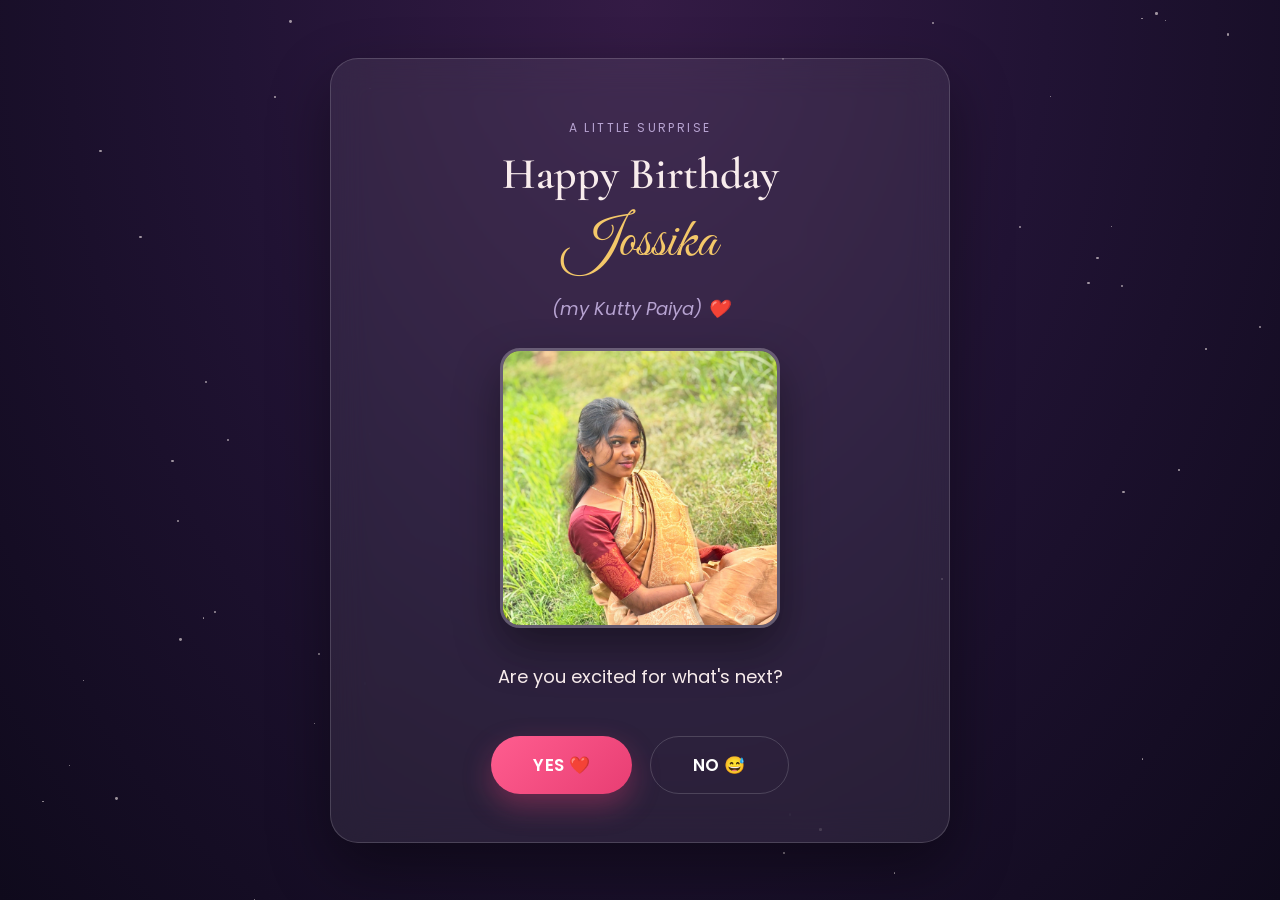
<file: index.html>
<!DOCTYPE html>
<html lang="en">
<head>
<meta charset="UTF-8">
<meta name="viewport" content="width=device-width, initial-scale=1.0">
<title>Happy Birthday ❤️</title>
<link rel="stylesheet" href="css/style.css">
<link rel="preconnect" href="https://fonts.googleapis.com">
<link href="https://fonts.googleapis.com/css2?family=Great+Vibes&family=Cormorant+Garamond:wght@500;600&family=Poppins:wght@300;500;600&display=swap" rel="stylesheet">
</head>
<body>
<div class="stars"></div>

<div class="page">
  <div class="card">
    <p class="eyebrow">A little surprise</p>
    <h1 class="title-sub">Happy Birthday</h1>
    <h2 class="title-name script">Jossika</h2>
    <p class="nickname">(my Kutty Paiya) ❤️</p>

    <img class="ph" src="images/jossika.jpg" alt="Jossika"
         onerror="this.src='data:image/svg+xml;utf8,<svg xmlns=%22http://www.w3.org/2000/svg%22 width=%22300%22 height=%22300%22><rect width=%22100%25%22 height=%22100%25%22 fill=%22%23341b45%22/><text x=%2250%25%22 y=%2255%25%22 font-size=%2260%22 text-anchor=%22middle%22 fill=%22%23ff5d8f%22>❤</text></svg>'">

    <p class="question">Are you excited for what's next?</p>
    <div class="buttons">
      <button class="btn yesBtn">YES ❤️</button>
      <button class="btn btn-ghost noBtn">NO 😅</button>
    </div>
  </div>
</div>

<script src="js/script.js"></script>
</body>
</html>
</file>
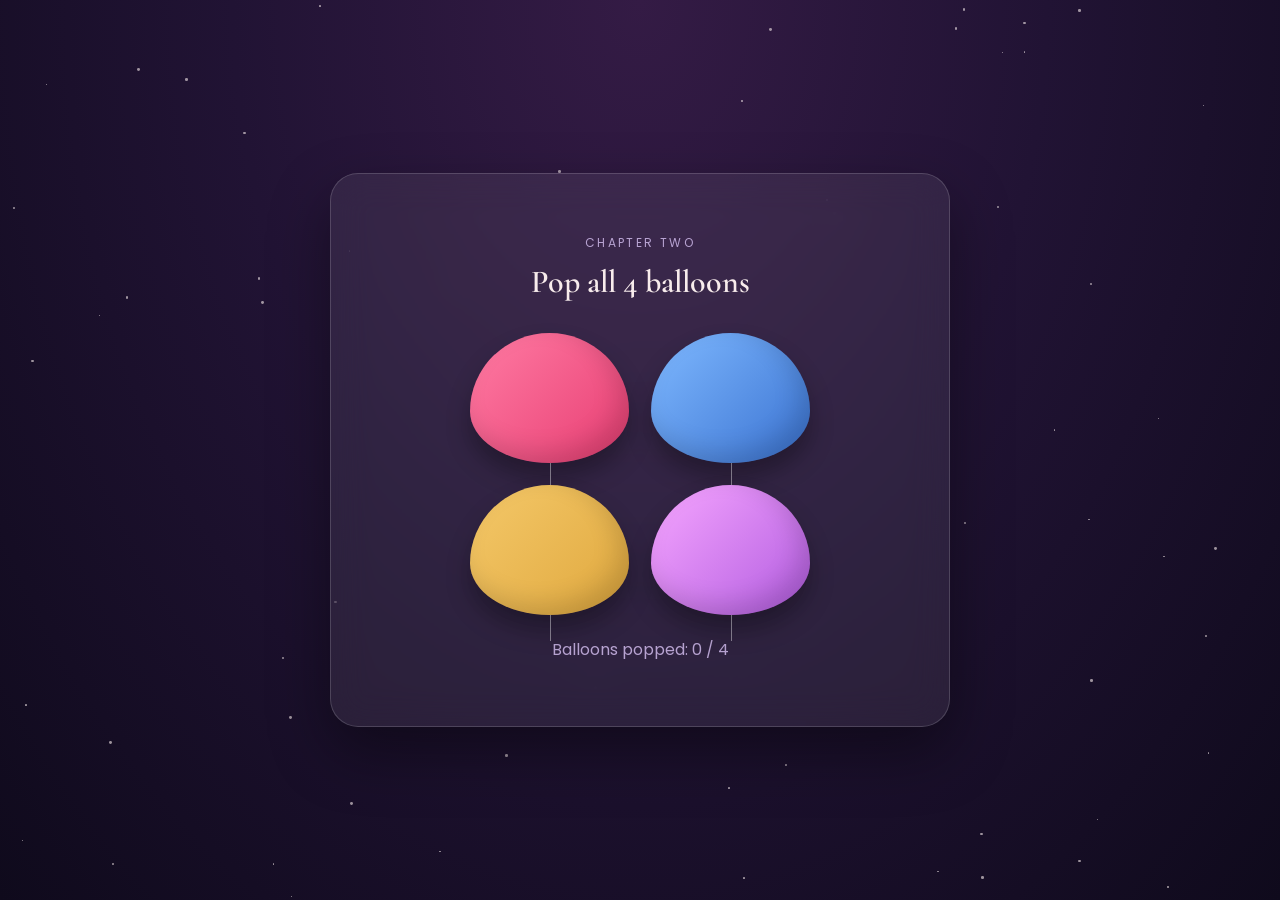
<file: balloons.html>
<!DOCTYPE html>
<html lang="en">
<head>
<meta charset="UTF-8">
<meta name="viewport" content="width=device-width, initial-scale=1.0">
<title>Pop the Balloons ❤️</title>
<link rel="stylesheet" href="css/style.css">
<link href="https://fonts.googleapis.com/css2?family=Cormorant+Garamond:wght@600&family=Poppins:wght@400;600&display=swap" rel="stylesheet">
</head>
<body>
<div class="stars"></div>

<div class="page">
  <div class="card">
    <p class="eyebrow">Chapter two</p>
    <h1>Pop all 4 balloons</h1>

    <div class="balloon-grid">
      <div class="balloon red"><span>You are</span></div>
      <div class="balloon blue"><span>my</span></div>
      <div class="balloon yellow"><span>forever</span></div>
      <div class="balloon pink"><span>headache😂</span></div>
    </div>

    <p class="status" id="status">Balloons popped: 0 / 4</p>
  </div>
</div>

<script src="js/script.js"></script>
</body>
</html>
</file>
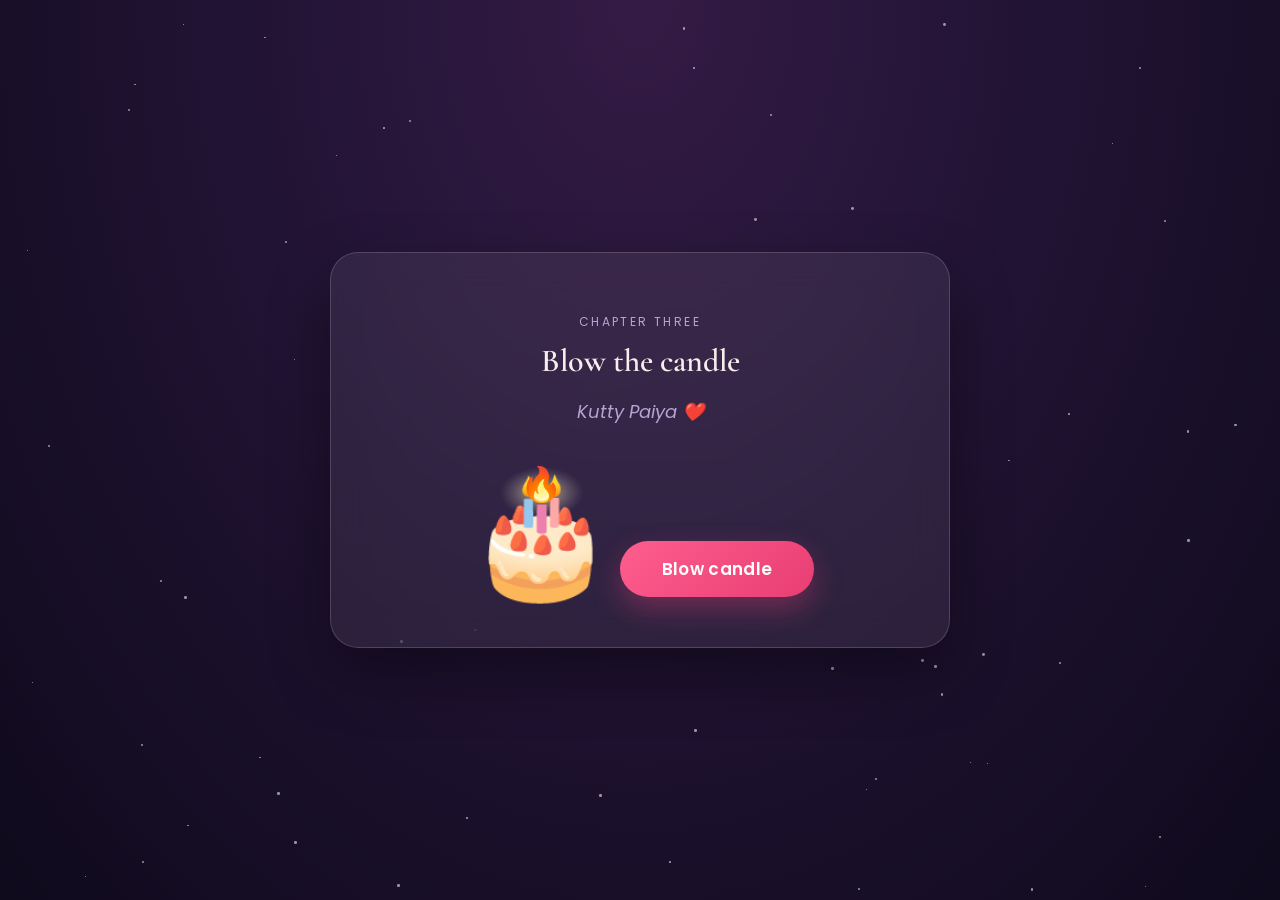
<file: cake.html>
<!DOCTYPE html>
<html lang="en">
<head>
<meta charset="UTF-8">
<meta name="viewport" content="width=device-width, initial-scale=1.0">
<title>Blow the Candle ❤️</title>
<link rel="stylesheet" href="css/style.css">
<link href="https://fonts.googleapis.com/css2?family=Cormorant+Garamond:wght@600&family=Poppins:wght@400;500&display=swap" rel="stylesheet">
</head>
<body>
<div class="stars"></div>

<div class="page">
  <div class="card">
    <p class="eyebrow">Chapter three</p>
    <h1>Blow the candle</h1>
    <p class="nickname">Kutty Paiya ❤️</p>

    <div class="cake-scene">🎂<span class="flame" id="flame">🔥</span><span class="smoke" id="smoke">💨</span></div>

    <button class="btn" id="blowBtn">Blow candle</button>
  </div>
</div>

<script src="js/script.js"></script>
</body>
</html>
</file>
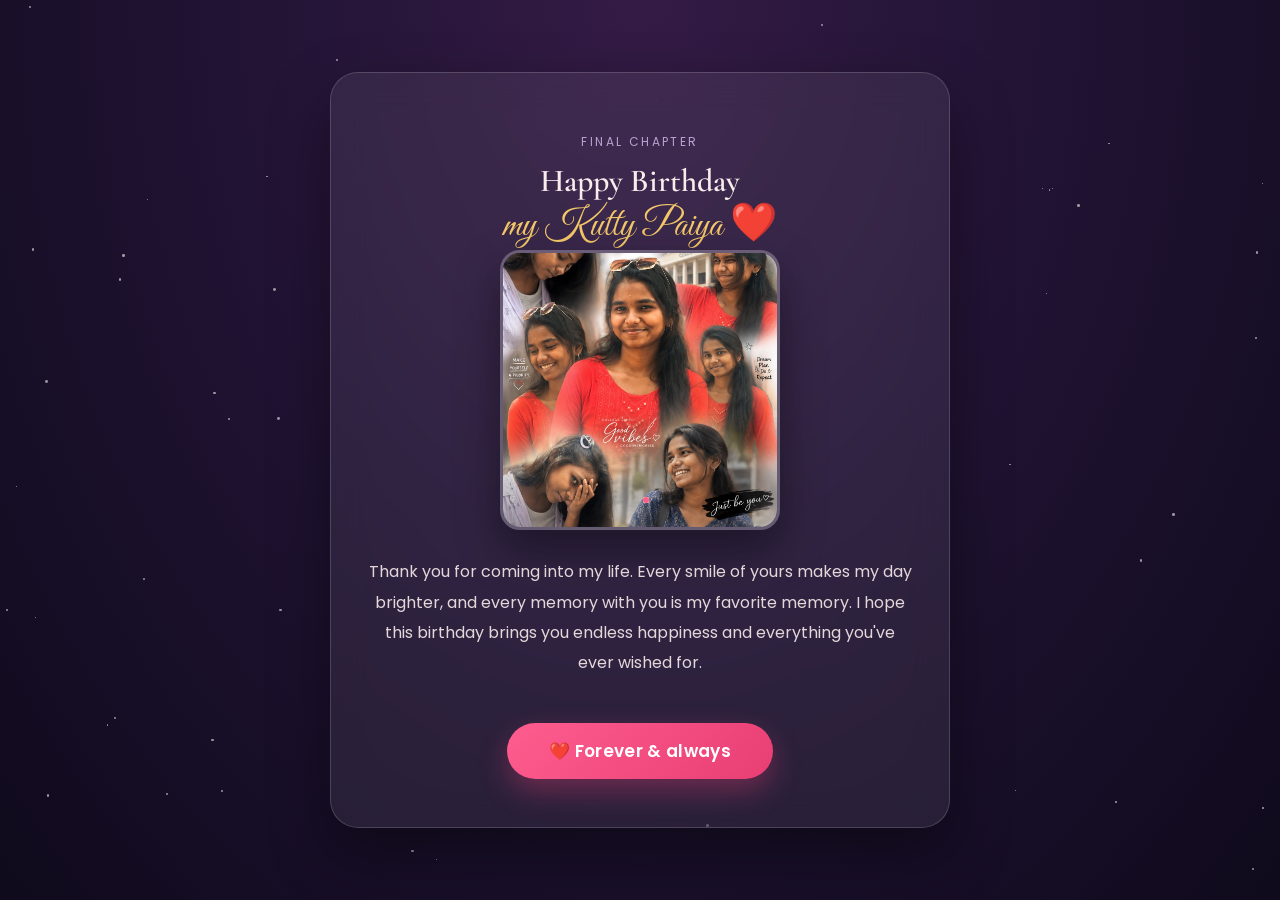
<file: final.html>
<!DOCTYPE html>
<html lang="en">
<head>
<meta charset="UTF-8">
<meta name="viewport" content="width=device-width, initial-scale=1.0">
<title>Happy Birthday ❤️</title>
<link rel="stylesheet" href="css/style.css">
<link href="https://fonts.googleapis.com/css2?family=Great+Vibes&family=Cormorant+Garamond:wght@600&family=Poppins:wght@400;500&display=swap" rel="stylesheet">
</head>
<body id="fireworksStage">
<div class="stars"></div>
<div id="heartLayer"></div>

<div class="page">
  <div class="card">
    <p class="eyebrow">Final chapter</p>
    <h1>Happy Birthday</h1>
    <h2 class="script" style="color:var(--gold); font-size:38px;">my Kutty Paiya ❤️</h2>

    <img class="ph" src="images/final-photo.jpg" alt="Us"
         onerror="this.src='data:image/svg+xml;utf8,<svg xmlns=%22http://www.w3.org/2000/svg%22 width=%22300%22 height=%22300%22><rect width=%22100%25%22 height=%22100%25%22 fill=%22%23341b45%22/><text x=%2250%25%22 y=%2255%25%22 font-size=%2260%22 text-anchor=%22middle%22 fill=%22%23ff5d8f%22>❤</text></svg>'">

    <p style="line-height:1.9; opacity:.9; margin-top:20px;">
      Thank you for coming into my life. Every smile of yours makes my day brighter,
      and every memory with you is my favorite memory. I hope this birthday brings you
      endless happiness and everything you've ever wished for.
    </p>

    <button class="btn" id="heartBtn">❤️ Forever &amp; always</button>
  </div>
</div>

<div class="popup" id="popup">
  <div class="popup-box">
    <h1>❤️</h1>
    <h2>I love you</h2>
    <h3 class="script" style="font-size:24px; color:var(--lavender);">forever</h3>
    <p>Happy Birthday, my beautiful Kutty Paiya. Thank you for being my happiness.
       I promise to always cherish you and make beautiful memories together.</p>
  </div>
</div>

<script src="js/script.js"></script>
</body>
</html>
</file>
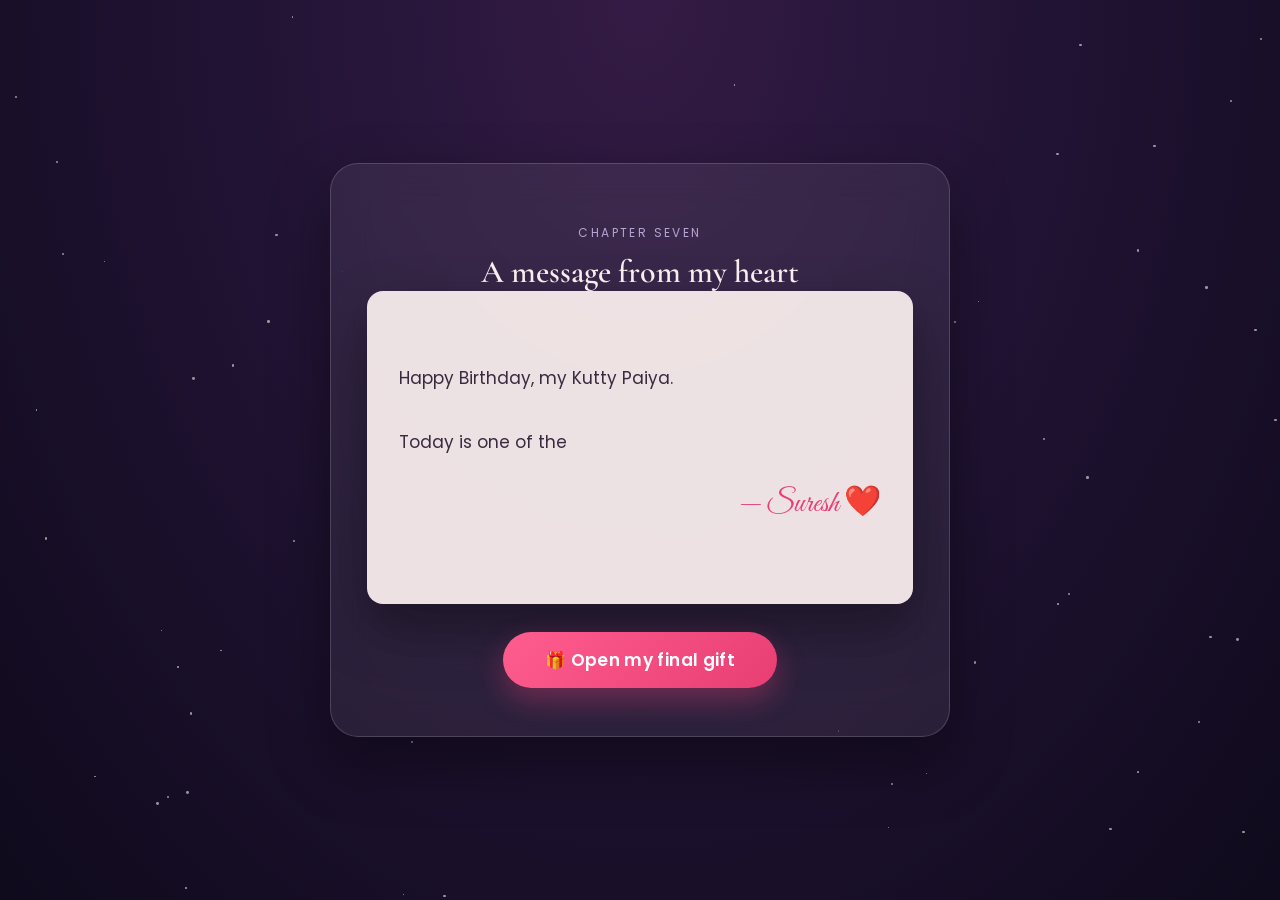
<file: letter.html>
<!DOCTYPE html>
<html lang="en">
<head>
<meta charset="UTF-8">
<meta name="viewport" content="width=device-width, initial-scale=1.0">
<title>A Message From My Heart ❤️</title>
<link rel="stylesheet" href="css/style.css">
<link href="https://fonts.googleapis.com/css2?family=Great+Vibes&family=Cormorant+Garamond:wght@600&family=Poppins:wght@300;400&display=swap" rel="stylesheet">
</head>
<body>
<div class="stars"></div>

<div class="page">
  <div class="card">
    <p class="eyebrow">Chapter seven</p>
    <h1>A message from my heart</h1>

    <div class="letter-box">
      <span id="typing" data-message="Happy Birthday, my Kutty Paiya.\n\nToday is one of the most special days of my life, because it's the day the most beautiful girl in the world was born.\n\nThank you for making my life happier, for making me smile, and for being the reason behind so many beautiful memories.\n\nI know we may not be perfect, but every moment with you is perfect to me.\n\nI wish all your dreams come true, endless happiness, good health, success, and a life filled with love.\n\nYou are my biggest blessing.\n\nI love you so much.\n\nHappy Birthday once again, my Kutty Paiya."></span>
      <span class="signature script">— Suresh ❤️</span>
    </div>

    <button class="btn" data-nav="final.html">🎁 Open my final gift</button>
  </div>
</div>

<script src="js/script.js"></script>
</body>
</html>
</file>
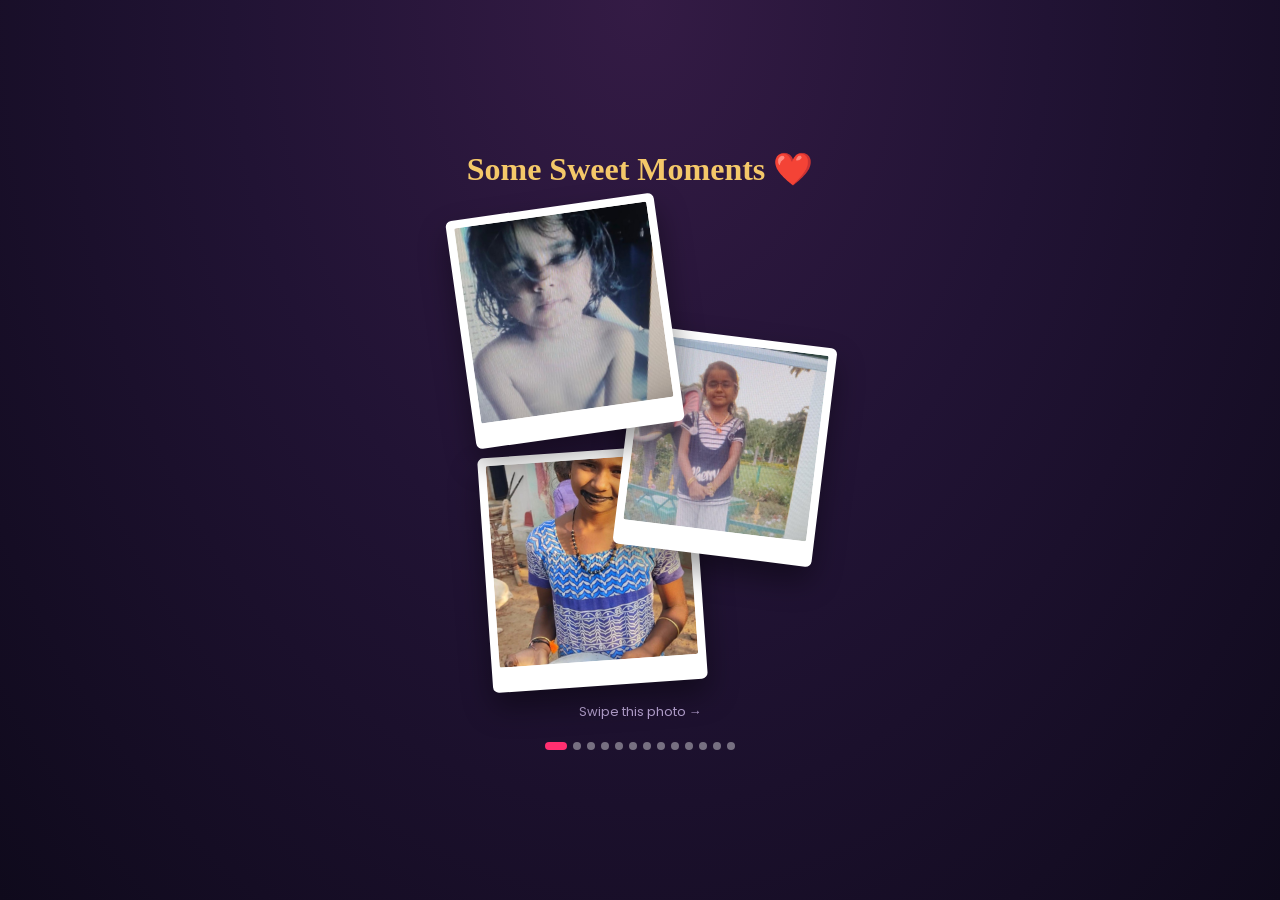
<file: memories.html>
<!DOCTYPE html>
<html lang="en">
<head>
<meta charset="UTF-8">
<meta name="viewport" content="width=device-width, initial-scale=1.0">
<title>Sweet Moments ❤️</title>
<link rel="stylesheet" href="css/style.css">
<link href="https://fonts.googleapis.com/css2?family=Poppins:wght@300;500;700&display=swap" rel="stylesheet">
<style>
body.memory-page{
    min-height:100vh;
    display:flex;
    align-items:center;
    justify-content:center;
    padding:32px 16px;
}

.memory-container{
    width:100%;
    max-width:420px;
    text-align:center;
}

.memory-title{
    font-family:'Cormorant Garamond',serif;
    font-weight:600;
    color:var(--gold);
    font-size:32px;
    margin:0 0 6px;
}

#cards{
    position:relative;
    width:100%;
    max-width:380px;
    height:480px;
    margin:18px auto 0;
}

.photo-group{
    position:absolute;
    top:0;
    left:0;
    width:100%;
    height:100%;
    display:none;
}

.photo-group.active{
    display:block;
}

.g-photo{
    position:absolute;
    background:white;
    padding:8px 8px 25px 8px;
    border-radius:6px;
    box-shadow:0 15px 30px rgba(0,0,0,.4);
    transition:.4s;
}

.g-photo img{
    width:100%;
    height:100%;
    object-fit:cover;
    display:block;
    border-radius:2px;
}

.g-photo:hover{
    transform:scale(1.05) !important;
    z-index:10;
}

/* Collage positions - 3 photos scattered like polaroids */
.g-photo.p1{
    width:210px;
    height:230px;
    top:0;
    left:10px;
    transform:rotate(-8deg);
    z-index:3;
}

.g-photo.p2{
    width:200px;
    height:220px;
    top:130px;
    right:5px;
    transform:rotate(7deg);
    z-index:2;
}

.g-photo.p3{
    width:215px;
    height:235px;
    bottom:0;
    left:35px;
    transform:rotate(-4deg);
    z-index:1;
}

#swipeText{
    margin-top:16px;
    font-size:13px;
    color:var(--lavender);
    animation:pulseSwipeHint 1.6s ease-in-out infinite;
}

@keyframes pulseSwipeHint{
    0%,100%{transform:translateX(0);}
    50%{transform:translateX(6px);}
}

#progressDots{
    display:flex;
    justify-content:center;
    gap:6px;
    margin-top:20px;
    flex-wrap:wrap;
    max-width:280px;
    margin-left:auto;
    margin-right:auto;
}

.dot{
    width:8px;
    height:8px;
    border-radius:50%;
    background:rgba(255,255,255,.4);
    transition:.3s;
}

.dot.active{
    background:#ff2f70;
    width:22px;
    border-radius:10px;
}

@media(max-width:768px){
    #cards{
        max-width:300px;
        height:420px;
    }
    .g-photo.p1{
        width:170px;
        height:185px;
        left:0;
    }
    .g-photo.p2{
        width:160px;
        height:175px;
        top:115px;
        right:0;
    }
    .g-photo.p3{
        width:175px;
        height:190px;
        bottom:0;
        left:25px;
    }
}

@media(max-width:380px){
    .memory-title{
        font-size:26px;
    }
    #cards{
        max-width:260px;
        height:380px;
    }
    .g-photo.p1{
        width:150px;
        height:165px;
        left:0;
    }
    .g-photo.p2{
        width:140px;
        height:155px;
        top:105px;
        right:0;
    }
    .g-photo.p3{
        width:155px;
        height:170px;
        bottom:0;
        left:20px;
    }
}
</style>
</head>
<body class="memory-page">
<div class="memory-container">
<h1 class="memory-title">
Some Sweet Moments ❤️
</h1>
<div id="cards">
</div>
<p id="swipeText">
Swipe this photo →
</p>
<div id="progressDots"></div>
</div>
<script>
const cardsContainer = document.getElementById("cards");
const dotsContainer = document.getElementById("progressDots");
const swipeText = document.getElementById("swipeText");
const totalPhotos = 39;
const perSwipe = 3;
const totalGroups = Math.ceil(totalPhotos / perSwipe);

/* Build groups of 3 photos each, styled as a collage */
for(let g = 0; g < totalGroups; g++){
    let group = document.createElement("div");
    group.className = "photo-group";

    for(let p = 1; p <= perSwipe; p++){
        let photoNum = (g * perSwipe) + p;
        if(photoNum > totalPhotos) break;

        let photoDiv = document.createElement("div");
        photoDiv.className = "g-photo p" + p;

        let img = document.createElement("img");
        img.src = "images/photo" + photoNum + ".jpg";
        img.alt = "Memory " + photoNum;
        img.loading = "lazy";
        img.decoding = "async";

        photoDiv.appendChild(img);
        group.appendChild(photoDiv);
    }

    cardsContainer.appendChild(group);

    let dot = document.createElement("div");
    dot.className = "dot";
    dotsContainer.appendChild(dot);
}

const groups = document.querySelectorAll(".photo-group");
const dots = document.querySelectorAll(".dot");
let current = 0;

function showGroup(){
    groups.forEach((group, index) => {
        group.classList.toggle("active", index === current);
    });
    dots.forEach((dot, index) => {
        dot.classList.toggle("active", index === current);
    });
    swipeText.style.display = current === 0 ? "block" : "none";
}
showGroup();

function goNext(){
    current++;
    if(current < groups.length){
        showGroup();
    } else {
        window.location.href = "letter.html";
    }
}

document.addEventListener("keydown", function(e){
    if(e.key === "ArrowRight" || e.key === "ArrowLeft"){
        goNext();
    }
});

let startX = 0;
document.addEventListener("touchstart", (e) => {
    startX = e.touches[0].clientX;
});
document.addEventListener("touchend", (e) => {
    let endX = e.changedTouches[0].clientX;
    if(Math.abs(startX - endX) > 60){
        goNext();
    }
});

cardsContainer.addEventListener("click", goNext);
</script>
<script src="js/script.js"></script>
</body>
</html>
</file>
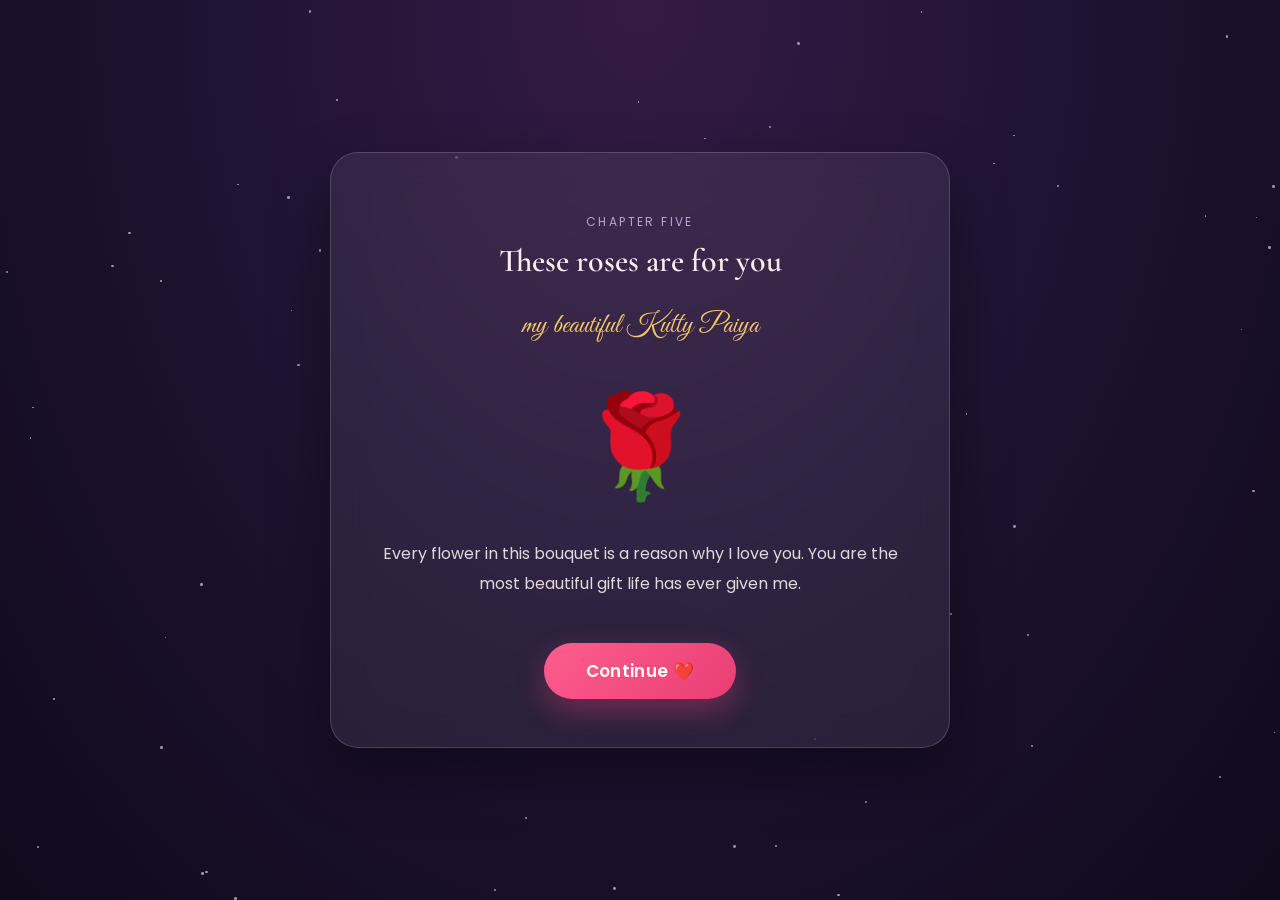
<file: roses.html>
<!DOCTYPE html>
<html lang="en">
<head>
<meta charset="UTF-8">
<meta name="viewport" content="width=device-width, initial-scale=1.0">
<title>For You ❤️</title>
<link rel="stylesheet" href="css/style.css">
<link href="https://fonts.googleapis.com/css2?family=Great+Vibes&family=Cormorant+Garamond:wght@600&family=Poppins:wght@300;400&display=swap" rel="stylesheet">
</head>
<body class="rose-page">
<div class="stars"></div>

<div class="page">
  <div class="card">
    <p class="eyebrow">Chapter five</p>
    <h1>These roses are for you</h1>
    <p class="script" style="font-size:28px; color:var(--gold);">my beautiful Kutty Paiya</p>

    <span class="rose-emoji">🌹</span>

    <p style="line-height:1.9; opacity:.9;">
      Every flower in this bouquet is a reason why I love you.
      You are the most beautiful gift life has ever given me.
    </p>

    <button class="btn" data-nav="memories.html">Continue ❤️</button>
  </div>
</div>

<script src="js/script.js"></script>
</body>
</html>
</file>
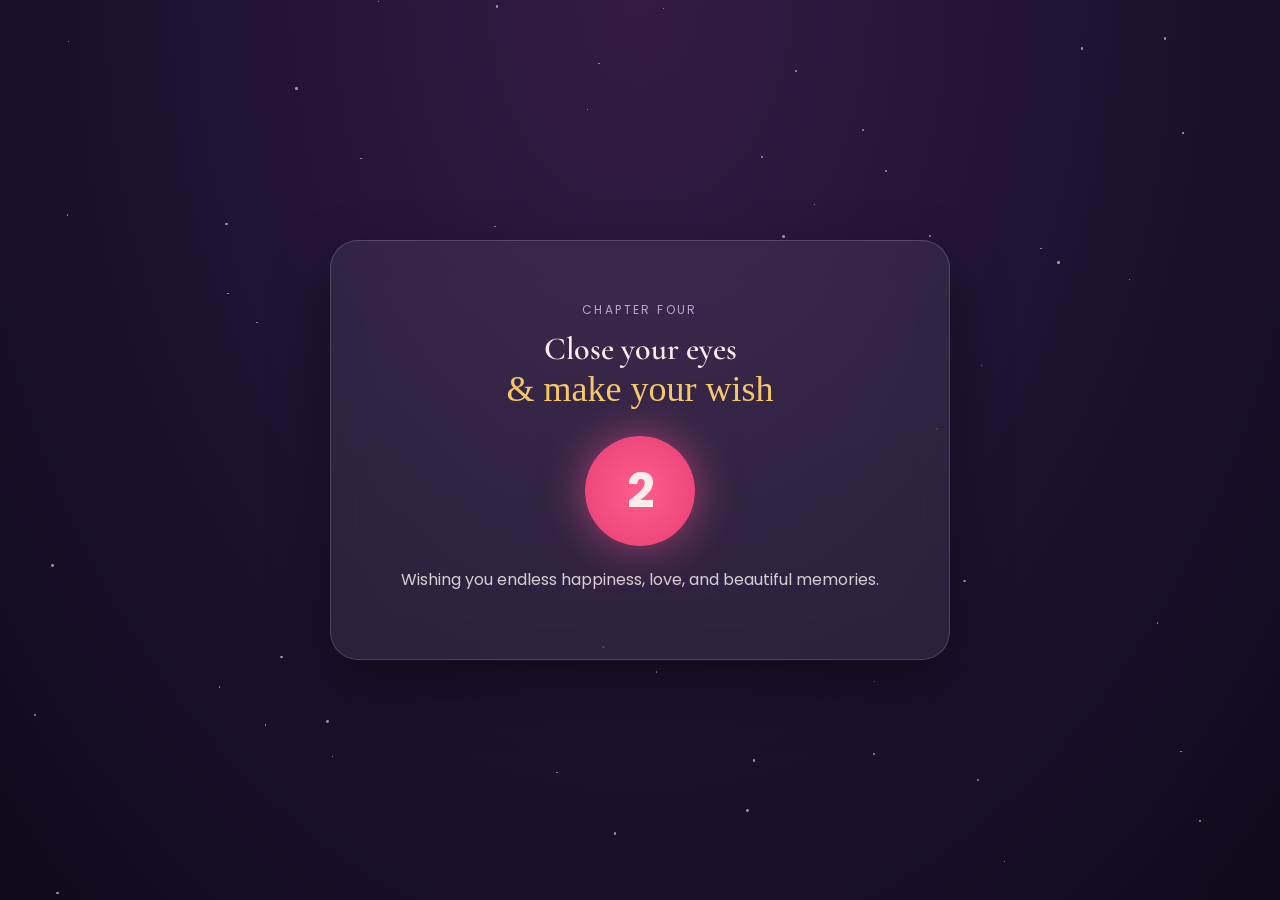
<file: wish.html>
<!DOCTYPE html>
<html lang="en">
<head>
<meta charset="UTF-8">
<meta name="viewport" content="width=device-width, initial-scale=1.0">
<title>Make a Wish ❤️</title>
<link rel="stylesheet" href="css/style.css">
<link href="https://fonts.googleapis.com/css2?family=Cormorant+Garamond:wght@600&family=Poppins:wght@300;400&display=swap" rel="stylesheet">
</head>
<body>
<div class="stars"></div>

<div class="page">
  <div class="card">
    <p class="eyebrow">Chapter four</p>
    <h1>Close your eyes</h1>
    <h2 class="script" style="color:var(--gold); font-size:36px;">&amp; make your wish</h2>

    <div class="countdown" id="countdown">3</div>

    <p style="opacity:.85; margin-top:20px; line-height:1.8;">
      Wishing you endless happiness, love, and beautiful memories.
    </p>
  </div>
</div>

<script src="js/script.js"></script>
</body>
</html>
</file>
<file: css/style.css>
/* ===== Design tokens ===== */
:root{
  --bg-deep:#0f0a1c;
  --bg-mid:#211334;
  --bg-soft:#341b45;
  --rose:#ff5d8f;
  --rose-deep:#e83e73;
  --gold:#f4c869;
  --cream:#f8ecec;
  --lavender:#b7a3d1;
  --glass:rgba(255,255,255,.07);
  --glass-border:rgba(255,255,255,.16);
}

*{box-sizing:border-box;}

html,body{
  margin:0;
  padding:0;
  min-height:100vh;
  background:radial-gradient(ellipse at top,var(--bg-soft),var(--bg-mid) 45%,var(--bg-deep) 100%);
  color:var(--cream);
  font-family:'Poppins',sans-serif;
  overflow-x:hidden;
}

@media (prefers-reduced-motion: reduce){
  *{animation-duration:.01ms !important; animation-iteration-count:1 !important; transition-duration:.01ms !important;}
}

h1,h2,h3{
  font-family:'Cormorant Garamond',serif;
  font-weight:600;
  margin:0;
}

.script{
  font-family:'Great Vibes',cursive;
  font-weight:400;
}

button{
  font-family:'Poppins',sans-serif;
  cursor:pointer;
}

a{color:var(--rose);}

/* ===== Starfield (signature background element, every page) ===== */
.stars{
  position:fixed;
  inset:0;
  z-index:0;
  pointer-events:none;
  overflow:hidden;
}
.star{
  position:absolute;
  width:2px;
  height:2px;
  border-radius:50%;
  background:var(--cream);
  opacity:.6;
  animation:twinkle 4s ease-in-out infinite;
}
.constellation-line{
  position:absolute;
  height:1px;
  background:linear-gradient(90deg,transparent,var(--rose),transparent);
  opacity:.25;
  transform-origin:left center;
}
@keyframes twinkle{
  0%,100%{opacity:.15;}
  50%{opacity:.85;}
}

/* ===== Shared page shell ===== */
.page{
  position:relative;
  z-index:1;
  min-height:100vh;
  display:flex;
  align-items:center;
  justify-content:center;
  padding:32px 20px;
  text-align:center;
}
.card{
  width:100%;
  max-width:620px;
  background:var(--glass);
  border:1px solid var(--glass-border);
  backdrop-filter:blur(18px);
  border-radius:28px;
  padding:48px 36px;
  box-shadow:0 25px 60px rgba(0,0,0,.4);
  animation:fadeUp 1s ease both;
}
@keyframes fadeUp{
  from{opacity:0; transform:translateY(24px);}
  to{opacity:1; transform:translateY(0);}
}
.fade-out{
  animation:fadeOut .5s ease forwards;
}
@keyframes fadeOut{
  to{opacity:0; transform:translateY(-16px);}
}

.eyebrow{
  letter-spacing:.2em;
  text-transform:uppercase;
  font-size:12px;
  color:var(--lavender);
  margin-bottom:10px;
}

.btn{
  display:inline-block;
  margin-top:28px;
  padding:15px 42px;
  border:none;
  border-radius:40px;
  background:linear-gradient(135deg,var(--rose),var(--rose-deep));
  color:#fff;
  font-size:17px;
  font-weight:600;
  letter-spacing:.02em;
  box-shadow:0 12px 28px rgba(232,62,115,.35);
  transition:transform .25s ease, box-shadow .25s ease;
}
.btn:hover{transform:translateY(-3px); box-shadow:0 16px 34px rgba(232,62,115,.45);}
.btn:active{transform:scale(.97);}
.btn-ghost{
  background:transparent;
  border:1px solid var(--glass-border);
  box-shadow:none;
}

img.ph{
  width:100%;
  max-width:280px;
  aspect-ratio:1/1;
  object-fit:cover;
  border-radius:20px;
  border:3px solid rgba(255,255,255,.25);
  box-shadow:0 20px 45px rgba(0,0,0,.4);
}

/* ===== Index page ===== */
.title-name{
  font-size:56px;
  color:var(--gold);
  margin:6px 0 2px;
}
.title-sub{
  font-size:44px;
  margin-bottom:4px;
}
.nickname{
  font-size:18px;
  color:var(--lavender);
  margin-bottom:26px;
  font-style:italic;
}
.question{
  margin:28px 0 6px;
  font-size:18px;
  color:var(--cream);
}
.buttons{
  display:flex;
  gap:18px;
  justify-content:center;
  margin-top:18px;
  flex-wrap:wrap;
}
.noBtn{position:relative; transition:transform .15s ease;}

/* ===== Balloons page ===== */
.balloon-grid{
  display:grid;
  grid-template-columns:repeat(2,1fr);
  gap:22px;
  max-width:340px;
  margin:32px auto 8px;
}
.balloon{
  position:relative;
  height:130px;
  border-radius:50% 50% 50% 50% / 60% 60% 40% 40%;
  display:flex;
  align-items:center;
  justify-content:center;
  color:#fff;
  font-weight:600;
  font-size:17px;
  cursor:pointer;
  box-shadow:inset -10px -10px 25px rgba(0,0,0,.15), 0 15px 25px rgba(0,0,0,.3);
  transition:transform .25s ease;
  animation:bob 3s ease-in-out infinite;
}
.balloon:nth-child(2){animation-delay:.4s;}
.balloon:nth-child(3){animation-delay:.8s;}
.balloon:nth-child(4){animation-delay:1.2s;}
.balloon::after{
  content:"";
  position:absolute;
  bottom:-26px;
  left:50%;
  width:1px;
  height:26px;
  background:rgba(255,255,255,.4);
}
.balloon.red{background:linear-gradient(135deg,#ff7ba3,var(--rose-deep));}
.balloon.blue{background:linear-gradient(135deg,#7fb9ff,#3a72d1);}
.balloon.yellow{background:linear-gradient(135deg,var(--gold),#e0a83e);}
.balloon.pink{background:linear-gradient(135deg,#f6a6ff,#b25ce0);}
.balloon:hover{transform:scale(1.05);}
.balloon span{
  opacity:0;
  transition:opacity .2s ease;
}
.balloon.popped span{
  opacity:1;
}
.balloon.popped{
  animation:pop .45s ease forwards;
  pointer-events:none;
  background:transparent;
  box-shadow:none;
}
.balloon.popped::after{
  display:none;
}
@keyframes pop{
  0%{transform:scale(1); opacity:1;}
  40%{transform:scale(1.3); opacity:.6;}
  70%{transform:scale(.85); opacity:1;}
  100%{transform:scale(1); opacity:1;}
}
@keyframes bob{
  0%,100%{transform:translateY(0);}
  50%{transform:translateY(-10px);}
}
.status{
  margin-top:22px;
  font-size:16px;
  color:var(--lavender);
}

/* ===== Cake page ===== */
.cake-scene{
  position:relative;
  display:inline-block;
  margin:22px 0 6px;
  font-size:120px;
  line-height:1;
}
.flame{
  position:absolute;
  top:-6px;
  left:50%;
  transform:translateX(-50%);
  font-size:34px;
  animation:flicker .5s ease-in-out infinite;
}
@keyframes flicker{
  0%,100%{transform:translateX(-50%) scale(1) rotate(-2deg);}
  50%{transform:translateX(-50%) scale(.85) rotate(2deg);}
}
.smoke{
  display:none;
  position:absolute;
  top:-10px;
  left:50%;
  transform:translateX(-50%);
  font-size:28px;
  animation:smokeUp 2s ease forwards;
}
@keyframes smokeUp{
  0%{opacity:1; transform:translateX(-50%) translateY(0);}
  100%{opacity:0; transform:translateX(-50%) translateY(-70px);}
}

/* ===== Wish page ===== */
.countdown{
  width:110px; height:110px;
  margin:26px auto 10px;
  border-radius:50%;
  background:radial-gradient(circle,var(--rose),var(--rose-deep));
  display:flex; align-items:center; justify-content:center;
  font-size:48px; font-weight:700;
  box-shadow:0 0 45px rgba(255,93,143,.55);
  animation:pulse 1s ease-in-out infinite;
}
@keyframes pulse{
  0%,100%{transform:scale(1);}
  50%{transform:scale(1.12);}
}

/* ===== Roses page ===== */
.rose-emoji{
  font-size:100px;
  margin:18px 0;
  display:block;
  animation:sway 4s ease-in-out infinite;
}
@keyframes sway{
  0%,100%{transform:rotate(-3deg);}
  50%{transform:rotate(3deg);}
}
.petal{
  position:fixed;
  top:-30px;
  font-size:20px;
  pointer-events:none;
  z-index:2;
  animation:petalFall linear forwards;
}
@keyframes petalFall{
  to{transform:translateY(115vh) rotate(360deg); opacity:.2;}
}

/* ===== Memories page ===== */
.card-stack{
  position:relative;
  width:280px;
  height:380px;
  margin:26px auto 12px;
  touch-action:pan-y;
}
.photo-card{
  position:absolute;
  inset:0;
  border-radius:20px;
  overflow:hidden;
  background:linear-gradient(135deg,var(--bg-soft),var(--bg-mid));
  box-shadow:0 20px 45px rgba(0,0,0,.4);
  display:flex;
  align-items:center;
  justify-content:center;
  transition:transform .35s ease, opacity .35s ease;
  cursor:grab;
  border:1px solid var(--glass-border);
}
.photo-card img{width:100%; height:100%; object-fit:cover;}
.photo-card .fallback{font-size:52px; color:var(--lavender);}
.swipe-hint{
  margin-top:14px;
  font-size:15px;
  color:var(--lavender);
  animation:pulseSwipe 1.6s ease-in-out infinite;
}
@keyframes pulseSwipe{
  0%,100%{transform:translateX(0);}
  50%{transform:translateX(10px);}
}

/* ===== Letter page ===== */
.letter-box{
  background:rgba(248,236,236,.95);
  color:#3a2a3f;
  border-radius:16px;
  padding:38px 32px;
  text-align:left;
  font-size:17px;
  line-height:1.9;
  box-shadow:0 25px 55px rgba(0,0,0,.4);
  min-height:260px;
  white-space:pre-line;
}
.signature{
  display:block;
  margin-top:18px;
  font-size:30px;
  color:var(--rose-deep);
  text-align:right;
}

/* ===== Final page ===== */
.heart-float{
  position:fixed;
  bottom:-40px;
  font-size:22px;
  pointer-events:none;
  z-index:2;
  animation:floatUp linear forwards;
}
@keyframes floatUp{
  to{transform:translateY(-115vh); opacity:0;}
}
.firework{
  position:fixed;
  width:6px; height:6px;
  border-radius:50%;
  pointer-events:none;
  z-index:2;
}
.popup{
  display:none;
  position:fixed; inset:0;
  z-index:5;
  align-items:center;
  justify-content:center;
  background:rgba(10,6,18,.85);
  padding:20px;
}
.popup-box{
  max-width:420px;
  text-align:center;
  animation:fadeUp .6s ease both;
}
.popup-box h1{font-size:60px;}
.popup-box h2{color:var(--gold); font-size:34px; margin:6px 0;}
.popup-box p{margin-top:16px; line-height:1.8; color:var(--cream); font-size:16px;}

/* ===== Responsive ===== */
@media (max-width:480px){
  .title-name{font-size:42px;}
  .title-sub{font-size:32px;}
  .card{padding:36px 22px;}
  .cake-scene{font-size:96px;}
  .card-stack{width:230px; height:320px;}
}
</file>
